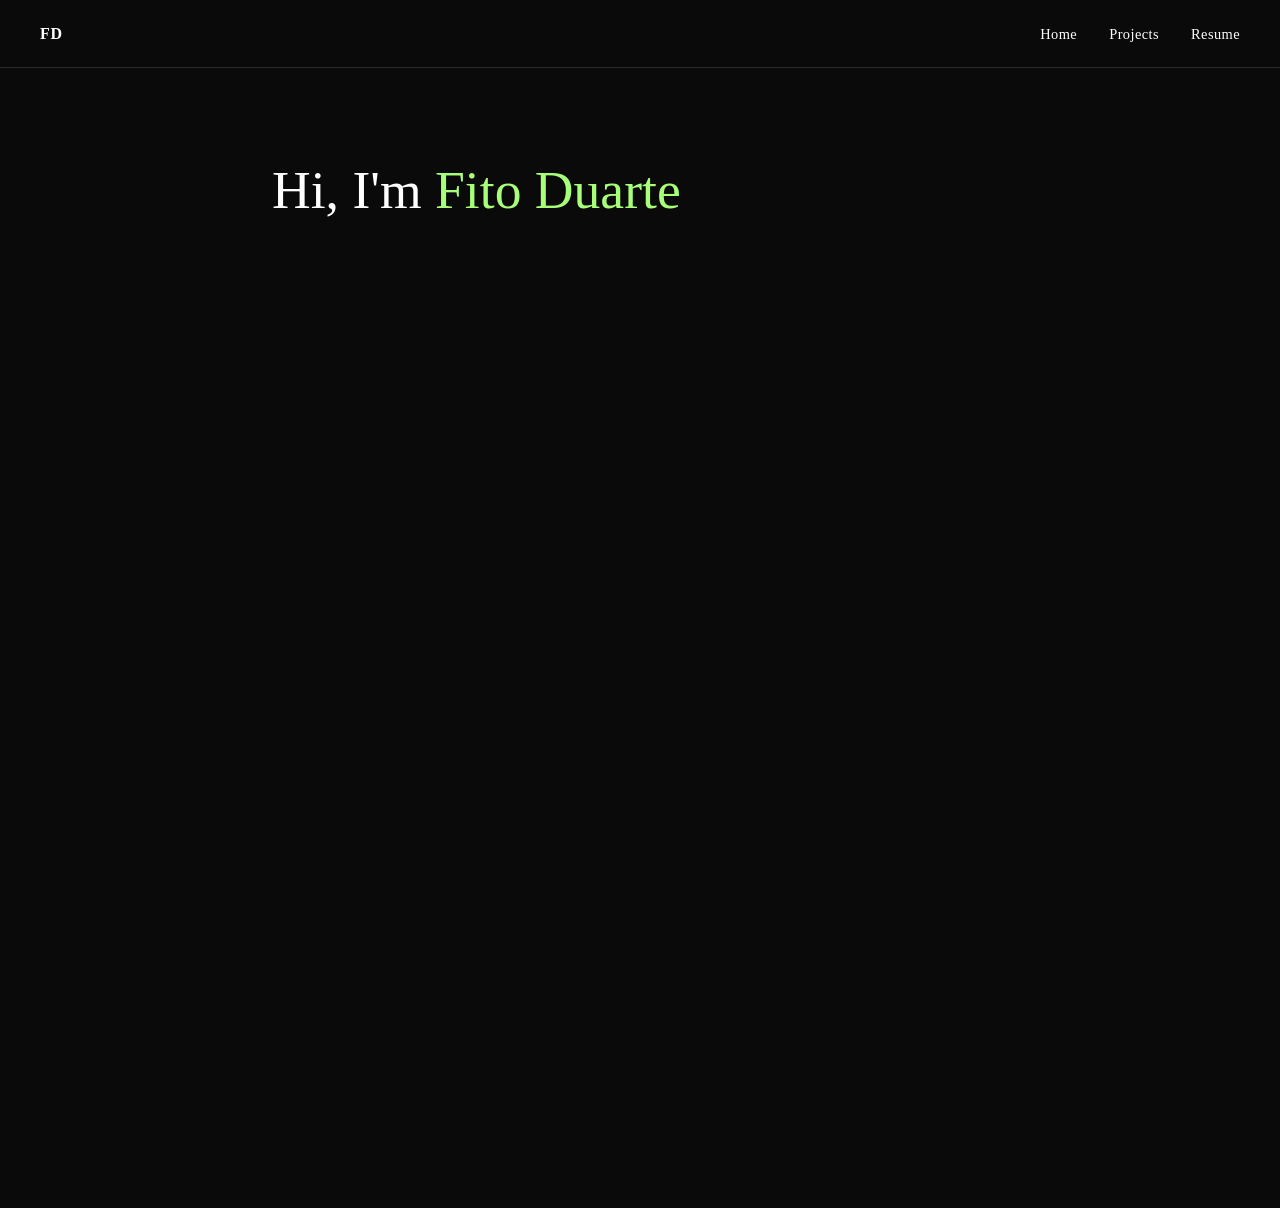
<file: index.html>
<!DOCTYPE html>
<html lang="en">
<head>
  <meta charset="UTF-8" />
  <meta name="viewport" content="width=device-width, initial-scale=1.0" />
  <title>Your Name — Home</title>
  <script>
    try {
      if (sessionStorage.getItem('homeIntroPlayed') === '1') {
        document.documentElement.classList.add('home-intro-return');
      } else {
        document.documentElement.classList.add('home-intro-typing');
      }
    } catch (e) {}
  </script>
  <link rel="stylesheet" href="style.css" />
</head>
<body class="page-home">

<nav>
  <div class="nav-name"><a href="index.html">FD</a></div>
  <ul class="nav-links">
    <li><a href="index.html" class="active">Home</a></li>
    <li><a href="projects.html">Projects</a></li>
    <li><a href="resume.html">Resume</a></li>
  </ul>
</nav>

<div class="hero-connect hero-connect--dock home-intro-reveal" aria-label="Social links">
  <a class="hero-connect-link" href="mailto:adalduar@ucsc.edu" aria-label="Email">
    <svg xmlns="http://www.w3.org/2000/svg" viewBox="0 0 24 24" fill="none" stroke="currentColor" stroke-width="2" stroke-linecap="round" stroke-linejoin="round" aria-hidden="true"><rect width="20" height="16" x="2" y="4" rx="2"/><path d="m22 7-8.97 5.7a1.94 1.94 0 0 1-2.06 0L2 7"/></svg>
  </a>
  <a class="hero-connect-link" href="https://github.com/adalduar" target="_blank" rel="noopener noreferrer" aria-label="GitHub">
    <svg xmlns="http://www.w3.org/2000/svg" viewBox="0 0 24 24" fill="currentColor" aria-hidden="true"><path d="M12 0c-6.626 0-12 5.373-12 12 0 5.302 3.438 9.8 8.207 11.387.599.111.793-.261.793-.577v-2.234c-3.338.726-4.033-1.416-4.033-1.416-.546-1.387-1.333-1.756-1.333-1.756-1.089-.745.083-.729.083-.729 1.205.084 1.839 1.237 1.839 1.237 1.07 1.834 2.807 1.304 3.492.997.107-.775.418-1.305.762-1.604-2.665-.305-5.467-1.334-5.467-5.931 0-1.311.469-2.381 1.236-3.221-.124-.303-.535-1.524.117-3.176 0 0 1.008-.322 3.301 1.23.957-.266 1.983-.399 3.003-.404 1.02.005 2.047.138 3.006.404 2.291-1.552 3.297-1.23 3.297-1.23.653 1.653.242 2.874.118 3.176.77.84 1.235 1.911 1.235 3.221 0 4.609-2.807 5.624-5.479 5.921.43.372.823 1.102.823 2.222v3.293c0 .319.192.694.801.576 4.765-1.589 8.199-6.086 8.199-11.386 0-6.627-5.373-12-12-12z"/></svg>
  </a>
  <a class="hero-connect-link" href="https://www.linkedin.com/in/adalduar" target="_blank" rel="noopener noreferrer" aria-label="LinkedIn">
    <svg xmlns="http://www.w3.org/2000/svg" viewBox="0 0 24 24" fill="currentColor" aria-hidden="true"><path d="M20.447 20.452h-3.554v-5.569c0-1.328-.027-3.037-1.852-3.037-1.853 0-2.136 1.445-2.136 2.939v5.667H9.351V9h3.414v1.561h.046c.477-.9 1.637-1.85 3.37-1.85 3.601 0 4.267 2.37 4.267 5.455v6.286zM5.337 7.433c-1.144 0-2.063-.926-2.063-2.065 0-1.138.92-2.063 2.063-2.063 1.14 0 2.064.925 2.064 2.063 0 1.139-.925 2.065-2.064 2.065zm1.782 13.019H3.555V9h3.564v11.452zM22.225 0H1.771C.792 0 0 .774 0 1.729v20.542C0 23.227.792 24 1.771 24h20.451C23.2 24 24 23.227 24 22.271V1.729C24 .774 23.2 0 22.222 0h.003z"/></svg>
  </a>
</div>

<main>
  <div class="main-inner">
  <section id="home">
    <h1><span id="hero-heading-typed">Hi, I'm </span><span class="accent" id="hero-name-typed">Fito Duarte</span></h1>

    <div class="terminal-box">
      <pre class="terminal-box__body terminal-box__typing" id="terminal-typing"><code></code></pre>
      <pre class="terminal-box__body terminal-box__finished" id="terminal-finished"><code><span class="terminal-box__code">char current_status[] = <span class="terminal-box__str">"Looking for work!\n"</span>;
char school[] = <span class="terminal-box__str">"UCSC"</span>;
char major[] = <span class="terminal-box__str">"Computer Engineering"</span>;

<span class="terminal-box__type">Dev</span> *fito = dev_init(<span class="terminal-box__str">"Fito Duarte"</span>, <span class="terminal-box__var">school</span>, <span class="terminal-box__var">major</span>, <span class="terminal-box__var">current_status</span>);
<span class="terminal-box__fn">load</span>(&amp;fito);</span></code></pre>
    </div>
  </section>

  <section id="about" class="home-intro-reveal">
    <h2>About</h2>
    <p>Grown up in Sacramento California,
      currently studying Computer Engineering at UCSC.
      I specialize in Low Level work and more!
    </p>
  </section>

  <section id="projects-preview" class="home-intro-reveal" aria-labelledby="projects-preview-heading">
    <div class="home-projects">
      <h2 class="home-projects-heading" id="projects-preview-heading">Projects</h2>
      <p class="home-projects-lead">Each card has a short blurb; the projects page has the full boxes.</p>
      <ul class="home-preview-grid">
        <li>
          <a class="home-preview-card" href="projects.html#project-one">
            <span class="home-preview-title">Project One</span>
            <span class="home-preview-desc">Brief teaser you can edit—what it does in one or two lines.</span>
          </a>
        </li>
        <li>
          <a class="home-preview-card" href="projects.html#project-two">
            <span class="home-preview-title">Project Two</span>
            <span class="home-preview-desc">Another short description slot for this build.</span>
          </a>
        </li>
        <li>
          <a class="home-preview-card" href="projects.html#project-three">
            <span class="home-preview-title">Project Three</span>
            <span class="home-preview-desc">Room here for a compact summary before readers jump over.</span>
          </a>
        </li>
      </ul>
    </div>
  </section>
  </div>

  <footer class="site-footer home-intro-reveal">
    <h2 class="site-footer-title">Connect</h2>
    <ul class="site-footer-list">
      <li><a href="mailto:adalduar@ucsc.edu">adalduar@ucsc.edu</a></li>
      <li><a href="https://github.com/adalduar" target="_blank" rel="noopener noreferrer">GitHub</a></li>
      <li><a href="https://www.linkedin.com/in/adalduar" target="_blank" rel="noopener noreferrer">LinkedIn</a></li>
    </ul>
    <p class="site-footer-copy">© 2026 Fito Duarte</p>
  </footer>
</main>

<script src="script.js" defer></script>
<script src="home-intro.js" defer></script>
</body>
</html>
</file>
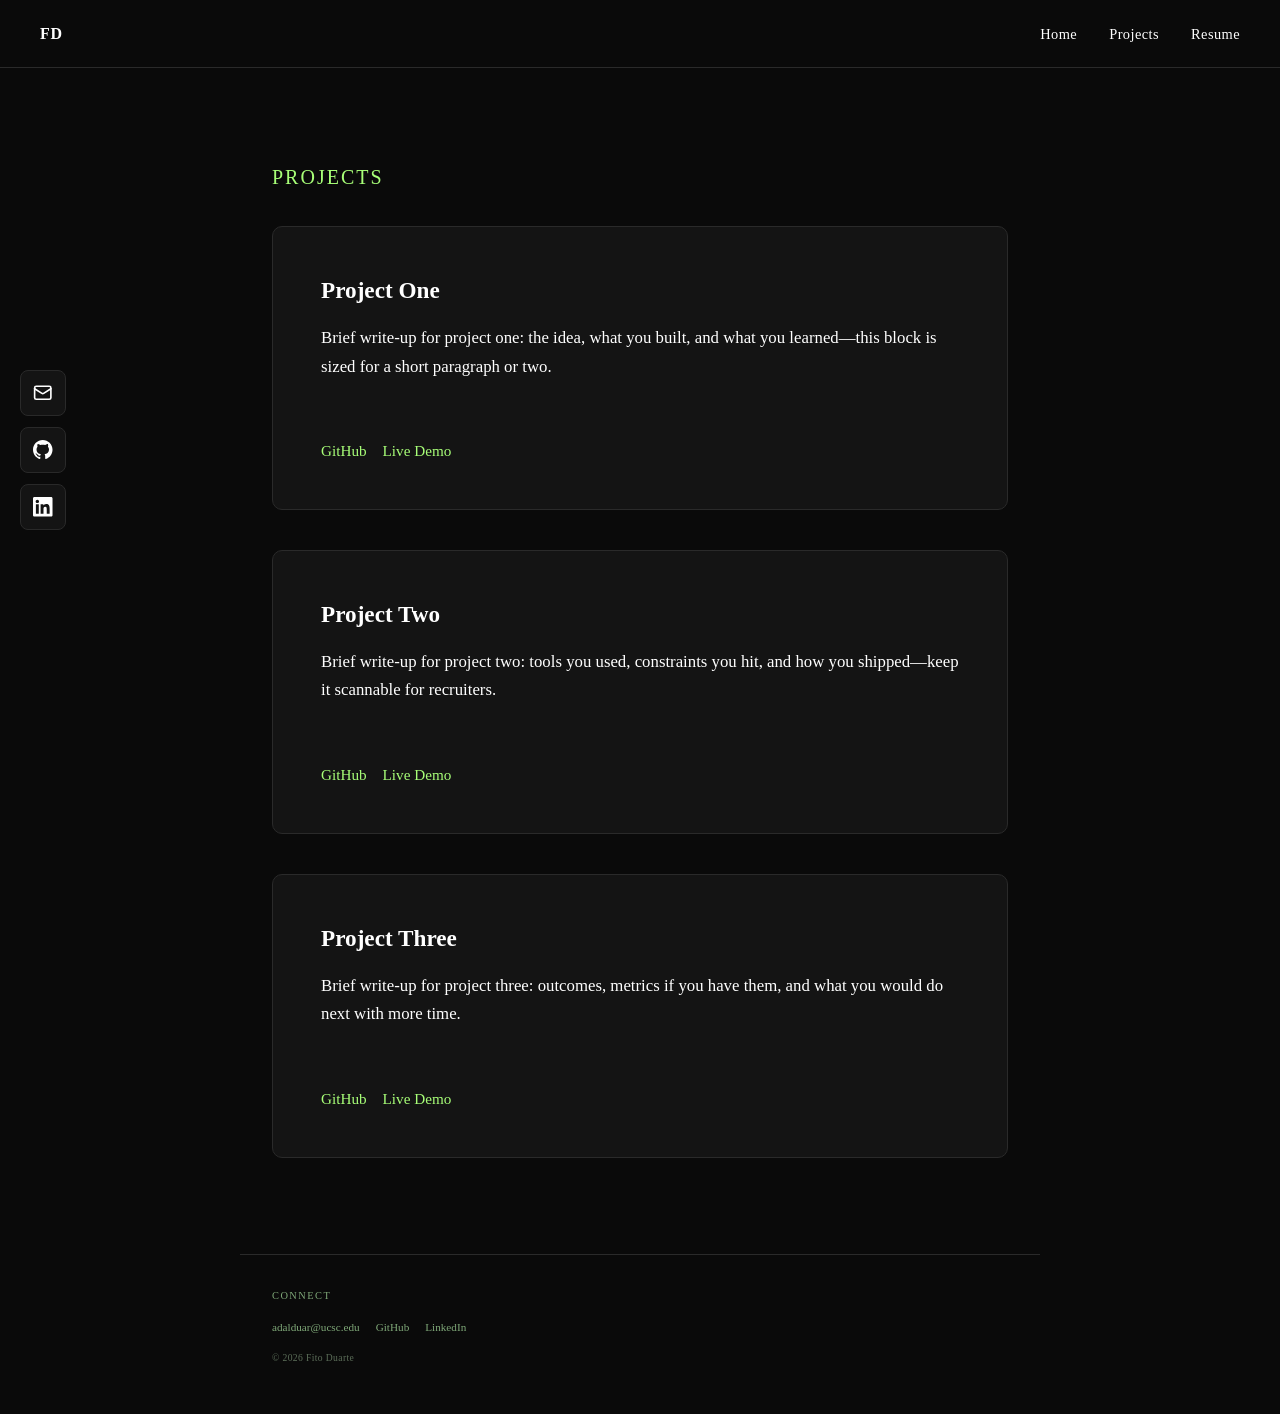
<file: projects.html>
<!DOCTYPE html>
<html lang="en">
<head>
  <meta charset="UTF-8" />
  <meta name="viewport" content="width=device-width, initial-scale=1.0" />
  <title>Your Name — Projects</title>
  <link rel="stylesheet" href="style.css" />
</head>
<body class="page-projects">

<nav>
  <div class="nav-name"><a href="index.html">FD</a></div>
  <ul class="nav-links">
    <li><a href="index.html">Home</a></li>
    <li><a href="projects.html" class="active">Projects</a></li>
    <li><a href="resume.html">Resume</a></li>
  </ul>
</nav>

<div class="hero-connect hero-connect--dock" aria-label="Social links">
  <a class="hero-connect-link" href="mailto:adalduar@ucsc.edu" aria-label="Email">
    <svg xmlns="http://www.w3.org/2000/svg" viewBox="0 0 24 24" fill="none" stroke="currentColor" stroke-width="2" stroke-linecap="round" stroke-linejoin="round" aria-hidden="true"><rect width="20" height="16" x="2" y="4" rx="2"/><path d="m22 7-8.97 5.7a1.94 1.94 0 0 1-2.06 0L2 7"/></svg>
  </a>
  <a class="hero-connect-link" href="https://github.com/adalduar" target="_blank" rel="noopener noreferrer" aria-label="GitHub">
    <svg xmlns="http://www.w3.org/2000/svg" viewBox="0 0 24 24" fill="currentColor" aria-hidden="true"><path d="M12 0c-6.626 0-12 5.373-12 12 0 5.302 3.438 9.8 8.207 11.387.599.111.793-.261.793-.577v-2.234c-3.338.726-4.033-1.416-4.033-1.416-.546-1.387-1.333-1.756-1.333-1.756-1.089-.745.083-.729.083-.729 1.205.084 1.839 1.237 1.839 1.237 1.07 1.834 2.807 1.304 3.492.997.107-.775.418-1.305.762-1.604-2.665-.305-5.467-1.334-5.467-5.931 0-1.311.469-2.381 1.236-3.221-.124-.303-.535-1.524.117-3.176 0 0 1.008-.322 3.301 1.23.957-.266 1.983-.399 3.003-.404 1.02.005 2.047.138 3.006.404 2.291-1.552 3.297-1.23 3.297-1.23.653 1.653.242 2.874.118 3.176.77.84 1.235 1.911 1.235 3.221 0 4.609-2.807 5.624-5.479 5.921.43.372.823 1.102.823 2.222v3.293c0 .319.192.694.801.576 4.765-1.589 8.199-6.086 8.199-11.386 0-6.627-5.373-12-12-12z"/></svg>
  </a>
  <a class="hero-connect-link" href="https://www.linkedin.com/in/adalduar" target="_blank" rel="noopener noreferrer" aria-label="LinkedIn">
    <svg xmlns="http://www.w3.org/2000/svg" viewBox="0 0 24 24" fill="currentColor" aria-hidden="true"><path d="M20.447 20.452h-3.554v-5.569c0-1.328-.027-3.037-1.852-3.037-1.853 0-2.136 1.445-2.136 2.939v5.667H9.351V9h3.414v1.561h.046c.477-.9 1.637-1.85 3.37-1.85 3.601 0 4.267 2.37 4.267 5.455v6.286zM5.337 7.433c-1.144 0-2.063-.926-2.063-2.065 0-1.138.92-2.063 2.063-2.063 1.14 0 2.064.925 2.064 2.063 0 1.139-.925 2.065-2.064 2.065zm1.782 13.019H3.555V9h3.564v11.452zM22.225 0H1.771C.792 0 0 .774 0 1.729v20.542C0 23.227.792 24 1.771 24h20.451C23.2 24 24 23.227 24 22.271V1.729C24 .774 23.2 0 22.222 0h.003z"/></svg>
  </a>
</div>

<main>
  <div class="main-inner">
  <section id="projects">
    <h2>Projects</h2>
    <div class="project-grid">
      <article class="project-card" id="project-one">
        <h3>Project One</h3>
        <p class="project-summary">Brief write-up for project one: the idea, what you built, and what you learned—this block is sized for a short paragraph or two.</p>
        <div class="project-links">
          <a href="#">GitHub</a>
          <a href="#">Live Demo</a>
        </div>
      </article>
      <article class="project-card" id="project-two">
        <h3>Project Two</h3>
        <p class="project-summary">Brief write-up for project two: tools you used, constraints you hit, and how you shipped—keep it scannable for recruiters.</p>
        <div class="project-links">
          <a href="#">GitHub</a>
          <a href="#">Live Demo</a>
        </div>
      </article>
      <article class="project-card" id="project-three">
        <h3>Project Three</h3>
        <p class="project-summary">Brief write-up for project three: outcomes, metrics if you have them, and what you would do next with more time.</p>
        <div class="project-links">
          <a href="#">GitHub</a>
          <a href="#">Live Demo</a>
        </div>
      </article>
    </div>
  </section>
  </div>

  <footer class="site-footer">
    <h2 class="site-footer-title">Connect</h2>
    <ul class="site-footer-list">
      <li><a href="mailto:adalduar@ucsc.edu">adalduar@ucsc.edu</a></li>
      <li><a href="https://github.com/adalduar" target="_blank" rel="noopener noreferrer">GitHub</a></li>
      <li><a href="https://www.linkedin.com/in/adalduar" target="_blank" rel="noopener noreferrer">LinkedIn</a></li>
    </ul>
    <p class="site-footer-copy">© 2026 Fito Duarte</p>
  </footer>
</main>

<script src="script.js" defer></script>
</body>
</html>
</file>
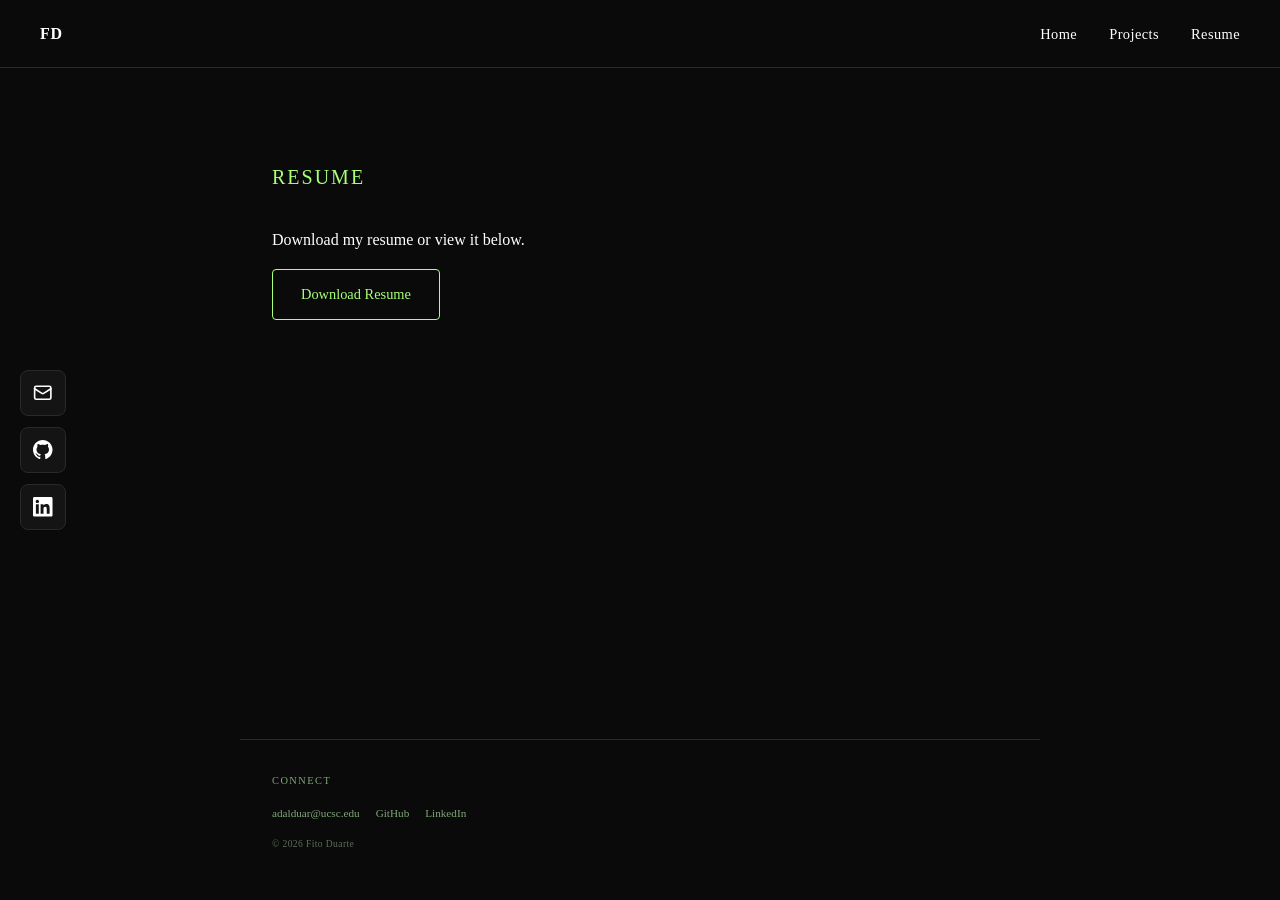
<file: resume.html>
<!DOCTYPE html>
<html lang="en">
<head>
  <meta charset="UTF-8" />
  <meta name="viewport" content="width=device-width, initial-scale=1.0" />
  <title>Your Name — Resume</title>
  <link rel="stylesheet" href="style.css" />
</head>
<body>

<nav>
  <div class="nav-name"><a href="index.html">FD</a></div>
  <ul class="nav-links">
    <li><a href="index.html">Home</a></li>
    <li><a href="projects.html">Projects</a></li>
    <li><a href="resume.html" class="active">Resume</a></li>
  </ul>
</nav>

<div class="hero-connect hero-connect--dock" aria-label="Social links">
  <a class="hero-connect-link" href="mailto:adalduar@ucsc.edu" aria-label="Email">
    <svg xmlns="http://www.w3.org/2000/svg" viewBox="0 0 24 24" fill="none" stroke="currentColor" stroke-width="2" stroke-linecap="round" stroke-linejoin="round" aria-hidden="true"><rect width="20" height="16" x="2" y="4" rx="2"/><path d="m22 7-8.97 5.7a1.94 1.94 0 0 1-2.06 0L2 7"/></svg>
  </a>
  <a class="hero-connect-link" href="https://github.com/adalduar" target="_blank" rel="noopener noreferrer" aria-label="GitHub">
    <svg xmlns="http://www.w3.org/2000/svg" viewBox="0 0 24 24" fill="currentColor" aria-hidden="true"><path d="M12 0c-6.626 0-12 5.373-12 12 0 5.302 3.438 9.8 8.207 11.387.599.111.793-.261.793-.577v-2.234c-3.338.726-4.033-1.416-4.033-1.416-.546-1.387-1.333-1.756-1.333-1.756-1.089-.745.083-.729.083-.729 1.205.084 1.839 1.237 1.839 1.237 1.07 1.834 2.807 1.304 3.492.997.107-.775.418-1.305.762-1.604-2.665-.305-5.467-1.334-5.467-5.931 0-1.311.469-2.381 1.236-3.221-.124-.303-.535-1.524.117-3.176 0 0 1.008-.322 3.301 1.23.957-.266 1.983-.399 3.003-.404 1.02.005 2.047.138 3.006.404 2.291-1.552 3.297-1.23 3.297-1.23.653 1.653.242 2.874.118 3.176.77.84 1.235 1.911 1.235 3.221 0 4.609-2.807 5.624-5.479 5.921.43.372.823 1.102.823 2.222v3.293c0 .319.192.694.801.576 4.765-1.589 8.199-6.086 8.199-11.386 0-6.627-5.373-12-12-12z"/></svg>
  </a>
  <a class="hero-connect-link" href="https://www.linkedin.com/in/adalduar" target="_blank" rel="noopener noreferrer" aria-label="LinkedIn">
    <svg xmlns="http://www.w3.org/2000/svg" viewBox="0 0 24 24" fill="currentColor" aria-hidden="true"><path d="M20.447 20.452h-3.554v-5.569c0-1.328-.027-3.037-1.852-3.037-1.853 0-2.136 1.445-2.136 2.939v5.667H9.351V9h3.414v1.561h.046c.477-.9 1.637-1.85 3.37-1.85 3.601 0 4.267 2.37 4.267 5.455v6.286zM5.337 7.433c-1.144 0-2.063-.926-2.063-2.065 0-1.138.92-2.063 2.063-2.063 1.14 0 2.064.925 2.064 2.063 0 1.139-.925 2.065-2.064 2.065zm1.782 13.019H3.555V9h3.564v11.452zM22.225 0H1.771C.792 0 0 .774 0 1.729v20.542C0 23.227.792 24 1.771 24h20.451C23.2 24 24 23.227 24 22.271V1.729C24 .774 23.2 0 22.222 0h.003z"/></svg>
  </a>
</div>

<main>
  <div class="main-inner">
  <section id="resume">
    <h2>Resume</h2>
    <p>Download my resume or view it below.</p>
    <a href="#" class="resume-btn">Download Resume</a>
  </section>
  </div>

  <footer class="site-footer">
    <h2 class="site-footer-title">Connect</h2>
    <ul class="site-footer-list">
      <li><a href="mailto:adalduar@ucsc.edu">adalduar@ucsc.edu</a></li>
      <li><a href="https://github.com/adalduar" target="_blank" rel="noopener noreferrer">GitHub</a></li>
      <li><a href="https://www.linkedin.com/in/adalduar" target="_blank" rel="noopener noreferrer">LinkedIn</a></li>
    </ul>
    <p class="site-footer-copy">© 2026 Fito Duarte</p>
  </footer>
</main>

<script src="script.js" defer></script>
</body>
</html>
</file>
<file: style.css>
/* ── Reset & Base ── */
* {
    margin: 0;
    padding: 0;
    box-sizing: border-box;
}

:root {
    --bg: #0a0a0a;
    --surface: #141414;
    --border: #2a2a2a;
    --text: #ffffff;
    --muted: #ffffff;
    --accent: #a8ff78;
    --connect: #7fa878;
    --connect-hover: #9bc49a;
    --connect-faint: #5c6e59;
}

html {
    scroll-behavior: smooth;
    height: 100%;
}

@media (prefers-reduced-motion: reduce) {
    html {
        scroll-behavior: auto;
    }

    .main-inner {
        animation: none;
        opacity: 1;
        transform: none;
    }

    main {
        opacity: 1;
        transform: none;
    }

    main.main--exiting {
        transition: none;
    }
}

body {
    background-color: var(--bg);
    color: var(--text);
    font-family: 'Bookman', serif;
    font-size: 16px;
    line-height: 1.7;
    min-height: 100%;
    min-height: 100dvh;
    display: flex;
    flex-direction: column;
}

/* ── Nav ── */
nav {
    position: fixed;
    top: 0;
    left: 0;
    right: 0;
    display: flex;
    justify-content: space-between;
    align-items: center;
    padding: 1.25rem 2.5rem;
    background-color: var(--bg);
    border-bottom: 1px solid var(--border);
    z-index: 100;
}

.nav-name {
    font-size: 1rem;
    font-weight: bold;
    letter-spacing: 0.05em;
}

.nav-name a {
    color: var(--text);
    text-decoration: none;
    transition: color 0.2s;
}

.nav-name a:hover {
    color: var(--accent);
}

.nav-links {
    list-style: none;
    display: flex;
    gap: 2rem;
}

.nav-links a {
    color: var(--text);
    text-decoration: none;
    font-size: 0.9rem;
    letter-spacing: 0.03em;
    transition: color 0.2s;
}

.nav-links a:hover {
    color: var(--accent);
}

@keyframes content-fade-in {
    from {
        opacity: 0;
        transform: translateY(10px);
    }
    to {
        opacity: 1;
        transform: translateY(0);
    }
}

main {
    flex: 1 0 auto;
    display: flex;
    flex-direction: column;
    min-height: 100vh;
    min-height: 100dvh;
    transition: opacity 0.14s ease-out, transform 0.14s ease-out;
}

.main-inner {
    animation: content-fade-in 0.22s ease-out both;
}

/* Home: hero never uses the main page-enter fade (typing or static in HTML) */
body.page-home .main-inner {
    animation: none;
    opacity: 1;
    transform: none;
}

body.page-home #home {
    opacity: 1;
    transform: none;
    animation: none;
}

/* First visit: type into the plain terminal layer; finished block stays hidden */
html.home-intro-typing body.page-home .terminal-box__finished {
    display: none;
}

html.home-intro-typing body.page-home .terminal-box__typing {
    display: block;
}

body.page-home .terminal-box__typing {
    display: none;
}

body.page-home .terminal-box__finished {
    display: block;
}

main.main--exiting {
    opacity: 0;
    transform: translateY(8px);
    pointer-events: none;
}

/* ── Sections ── */
section {
    max-width: 800px;
    margin: 0 auto;
    padding: 6rem 2rem;
}

main section:first-of-type {
    padding-top: 10rem;
}

h1 {
    font-size: 3rem;
    font-weight: normal;
    margin-bottom: 1rem;
    line-height: 1.2;
}

h2 {
    font-size: 1.25rem;
    font-weight: normal;
    margin-bottom: 2rem;
    color: var(--accent);
    letter-spacing: 0.1em;
    text-transform: uppercase;
}

h3 {
    font-size: 1.1rem;
    margin-bottom: 0.5rem;
}

p {
    color: var(--muted);
    max-width: 560px;
}

.accent {
    color: var(--accent);
}

#home h1 {
    font-size: 3.35rem;
    margin-bottom: 0.35rem;
    line-height: 1.15;
}

/* Minimal terminal-style box (reuse: wrap a <pre> in .terminal-box) */
.terminal-box {
    margin-top: 1.75rem;
    margin-left: 1.25rem;
    max-width: 36rem;
    background: transparent;
}

.terminal-box__body {
    margin: 0;
    padding: 0;
    font-family: ui-monospace, 'Cascadia Code', 'Source Code Pro', Menlo, Consolas, monospace;
    font-size: 0.98rem;
    line-height: 1.65;
    color: #c8e6c8;
    background: transparent;
    overflow-x: auto;
    white-space: pre-wrap;
    word-break: break-word;
}

.terminal-box__body code {
    font: inherit;
    color: inherit;
}

.terminal-box__code {
    color: #b8dcb8;
}

.terminal-box__str {
    color: #e8ffa8;
}

.terminal-box__type {
    color: var(--accent);
}

.terminal-box__fn {
    color: #9bc49a;
}

.terminal-box__var {
    color: #c8e6c8;
}

/* Home intro: only hide lower sections while first-visit typing runs */
html.home-intro-typing body.page-home .home-intro-reveal:not(.hero-connect--dock) {
    opacity: 0;
    visibility: hidden;
    pointer-events: none;
    transform: translateY(1.35rem);
    transition:
        opacity 0.9s cubic-bezier(0.22, 1, 0.36, 1),
        transform 0.9s cubic-bezier(0.22, 1, 0.36, 1),
        visibility 0.9s;
    transition-delay: var(--reveal-delay, 0s);
}

html.home-intro-typing body.page-home .home-intro-reveal.hero-connect--dock {
    opacity: 0;
    visibility: hidden;
    pointer-events: none;
    transition:
        opacity 0.9s cubic-bezier(0.22, 1, 0.36, 1),
        visibility 0.9s;
    transition-delay: var(--reveal-delay, 0s);
}

html.home-intro-typing body.page-home .home-intro-reveal--visible:not(.hero-connect--dock),
body.page-home .home-intro-reveal.home-intro-reveal--visible:not(.hero-connect--dock) {
    opacity: 1;
    visibility: visible;
    pointer-events: auto;
    transform: translateY(0);
}

html.home-intro-typing body.page-home .home-intro-reveal.hero-connect--dock.home-intro-reveal--visible,
body.page-home .home-intro-reveal.hero-connect--dock.home-intro-reveal--visible {
    opacity: 1;
    visibility: visible;
    pointer-events: auto;
}

/* Navigating back to home: fade main content only; nav + socials stay put */
html.home-intro-return body.page-home main {
    animation: content-fade-in 0.42s cubic-bezier(0.22, 1, 0.36, 1) both;
}

html.home-intro-return nav,
html.home-intro-return body.page-home .hero-connect--dock {
    animation: none;
    opacity: 1;
    visibility: visible;
    pointer-events: auto;
    transition: none;
}

html.home-intro-return body.page-home .home-intro-reveal:not(.hero-connect--dock) {
    opacity: 1;
    visibility: visible;
    pointer-events: auto;
    transform: none;
}

body.page-home.home-intro-skip-reveal .home-intro-reveal:not(.hero-connect--dock) {
    transition: none;
    transform: none;
}

.typing-cursor {
    display: inline-block;
    width: 0.5em;
    height: 0.95em;
    margin-left: 2px;
    background: var(--accent);
    vertical-align: text-bottom;
    animation: typing-cursor-blink 0.9s step-end infinite;
}

@keyframes typing-cursor-blink {
    50% {
        opacity: 0;
    }
}

@media (prefers-reduced-motion: reduce) {
    html.home-intro-return body.page-home main {
        animation: none;
        opacity: 1;
        transform: none;
    }

    html.home-intro-return nav,
    html.home-intro-return body.page-home .hero-connect--dock {
        animation: none;
        opacity: 1;
    }

    html.home-intro-typing body.page-home .home-intro-reveal:not(.hero-connect--dock),
    html.home-intro-typing body.page-home .home-intro-reveal--visible:not(.hero-connect--dock),
    html.home-intro-typing body.page-home .home-intro-reveal.hero-connect--dock,
    html.home-intro-typing body.page-home .home-intro-reveal.hero-connect--dock.home-intro-reveal--visible {
        opacity: 1;
        visibility: visible;
        pointer-events: auto;
        transform: none;
        transition: none;
    }

    .typing-cursor {
        display: none;
    }
}

.hero-connect--dock {
    display: flex;
    flex-wrap: wrap;
    gap: 0.65rem;
}

@media (max-width: 767px) {
    .hero-connect--dock {
        justify-content: center;
        padding: 1rem 1.5rem 0.25rem;
    }
}

@media (min-width: 768px) {
    .hero-connect--dock {
        position: fixed;
        left: 1.25rem;
        top: 50%;
        transform: translateY(-50%);
        flex-direction: column;
        flex-wrap: nowrap;
        z-index: 50;
        margin: 0;
        padding: 0;
    }
}

.hero-connect-link {
    display: inline-flex;
    align-items: center;
    justify-content: center;
    width: 2.9rem;
    height: 2.9rem;
    border: 1px solid var(--border);
    border-radius: 8px;
    color: var(--text);
    background: var(--surface);
    transition: border-color 0.2s, color 0.2s, background 0.2s;
}

.hero-connect-link:hover {
    border-color: var(--accent);
    color: var(--accent);
}

.hero-connect-link svg {
    width: 1.22rem;
    height: 1.22rem;
    display: block;
}

/* Home: compact project previews */
.home-projects {
    margin-top: 0;
    max-width: 800px;
}

.home-projects-heading {
    font-size: 0.95rem;
    font-weight: normal;
    margin-bottom: 0.5rem;
    color: var(--accent);
    letter-spacing: 0.1em;
    text-transform: uppercase;
}

.home-projects-lead {
    font-size: 0.85rem;
    margin-bottom: 1rem;
    max-width: 42rem;
}

.home-preview-grid {
    list-style: none;
    display: grid;
    grid-template-columns: repeat(auto-fit, minmax(200px, 1fr));
    gap: 0.85rem;
}

.home-preview-card {
    display: flex;
    flex-direction: column;
    gap: 0.45rem;
    padding: 1rem 1.1rem;
    border: 1px solid var(--border);
    border-radius: 8px;
    background: var(--surface);
    color: var(--text);
    text-decoration: none;
    transition: border-color 0.2s, background 0.2s;
}

.home-preview-card:hover {
    border-color: var(--accent);
}

.home-preview-title {
    font-size: 0.88rem;
    font-weight: bold;
    letter-spacing: 0.02em;
}

.home-preview-desc {
    font-size: 0.78rem;
    line-height: 1.5;
    color: var(--muted);
}

/* ── Project Grid ── */
.project-grid {
    display: grid;
    grid-template-columns: repeat(auto-fit, minmax(220px, 1fr));
    gap: 1.5rem;
}

.project-card {
    background: var(--surface);
    border: 1px solid var(--border);
    border-radius: 8px;
    padding: 1.5rem;
    transition: border-color 0.2s;
}

.project-card:hover {
    border-color: var(--accent);
}

.project-card p,
.project-summary {
    font-size: 0.9rem;
    margin: 0.5rem 0 1rem;
}

.project-links {
    display: flex;
    gap: 1rem;
}

.project-links a {
    color: var(--accent);
    text-decoration: none;
    font-size: 0.85rem;
    border-bottom: 1px solid transparent;
    transition: border-color 0.2s;
}

.project-links a:hover {
    border-color: var(--accent);
}

/* Projects page: large single-column cards (original style, scaled up) */
.page-projects .project-grid {
    grid-template-columns: 1fr;
    gap: 2.5rem;
}

.page-projects .project-card {
    padding: 2.75rem 3rem;
    border-radius: 10px;
    scroll-margin-top: 5.5rem;
    min-height: 14rem;
}

.page-projects .project-card h3 {
    font-size: 1.45rem;
    margin-bottom: 0.85rem;
}

.page-projects .project-summary {
    font-size: 1.05rem;
    line-height: 1.7;
    max-width: none;
    min-height: 5.5em;
    margin: 0 0 1.35rem;
}

.page-projects .project-links a {
    font-size: 0.95rem;
}

/* ── Resume Button ── */
.resume-btn {
    display: inline-block;
    margin-top: 1rem;
    padding: 0.75rem 1.75rem;
    border: 1px solid var(--accent);
    color: var(--accent);
    text-decoration: none;
    font-size: 0.9rem;
    border-radius: 4px;
    transition: background 0.2s, color 0.2s;
}

.resume-btn:hover {
    background: var(--accent);
    color: #0a0a0a;
}

/* ── Footer (connect) ── */
.site-footer {
    max-width: 800px;
    width: 100%;
    margin-top: auto;
    margin-left: auto;
    margin-right: auto;
    padding: 2rem 2rem 3rem;
    border-top: 1px solid var(--border);
}

.site-footer-title {
    font-size: 0.65rem;
    font-weight: normal;
    margin-bottom: 0.5rem;
    color: var(--connect);
    letter-spacing: 0.14em;
    text-transform: uppercase;
}

.site-footer-list {
    list-style: none;
    display: flex;
    flex-direction: row;
    flex-wrap: wrap;
    align-items: center;
    gap: 0.35rem 1rem;
}

.site-footer-list a {
    color: var(--connect);
    text-decoration: none;
    font-size: 0.7rem;
    transition: color 0.2s;
}

.site-footer-list a:hover {
    color: var(--connect-hover);
    text-decoration: underline;
}

.site-footer-copy {
    margin-top: 0.65rem;
    font-size: 0.6rem;
    color: var(--connect-faint);
    letter-spacing: 0.04em;
}
</file>
